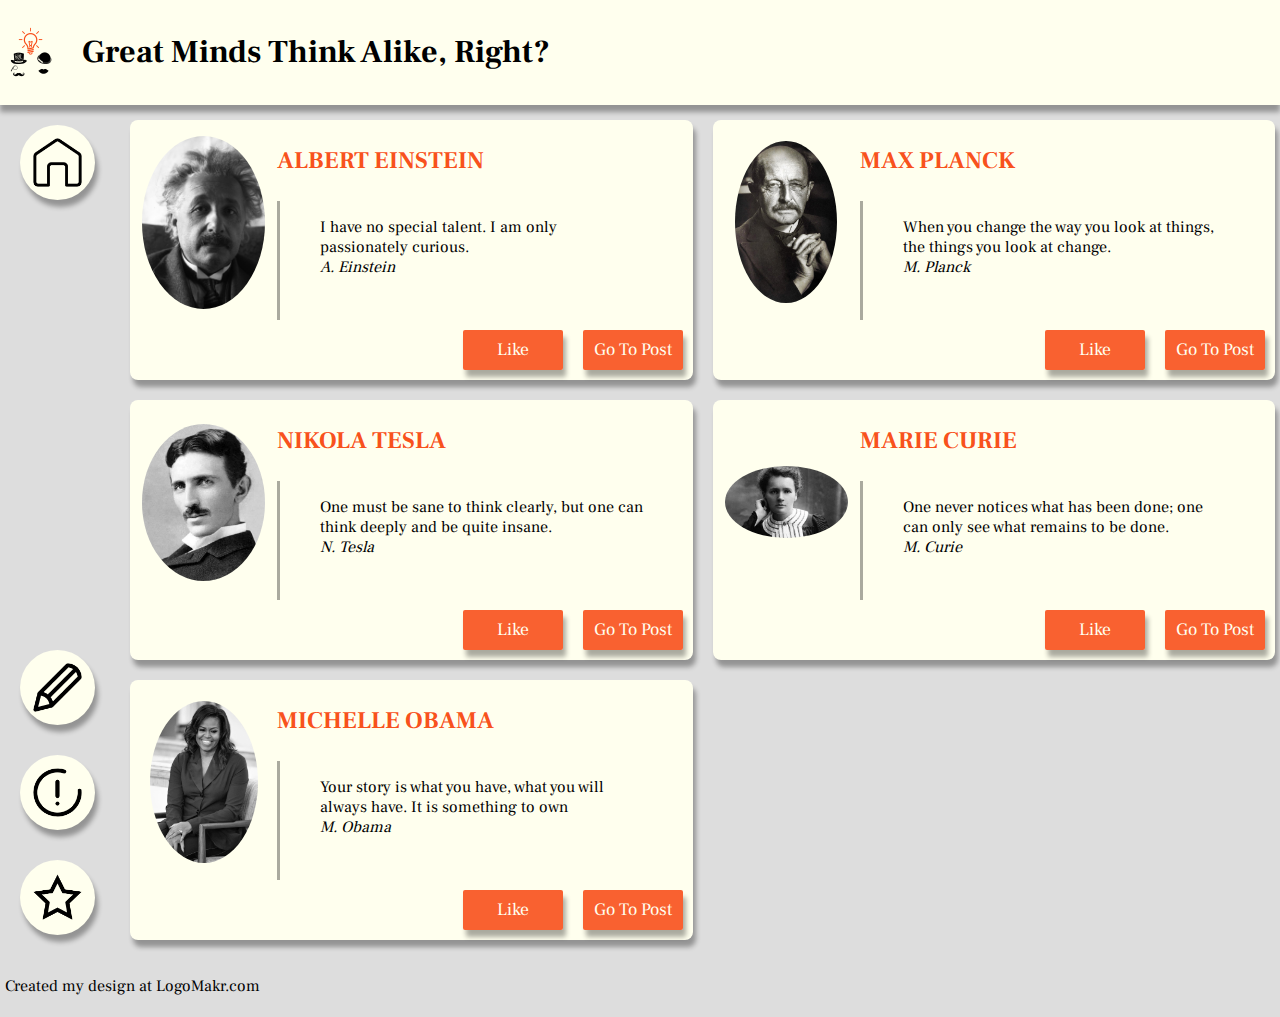
<file: index.html>
<!DOCTYPE html>
<html>
    <head>
        <meta charset="utf-8">
        <meta name="viewport" content="width=device-width, initial-scale=1.0">
        <link rel="stylesheet" href="./style/index_style.css">
        <link rel="preconnect" href="https://fonts.googleapis.com">
        <link rel="preconnect" href="https://fonts.gstatic.com" crossorigin>
        <link href="https://fonts.googleapis.com/css2?family=Frank+Ruhl+Libre:wght@300;400;500;700;900&display=swap" rel="stylesheet">
    </head>
    <body>
        <div class="main-grid">
            <div id="header" class="box header">
                <div class="logo" id="logo-field"></div>
                <h1 class="logo-label">Great Minds Think Alike, Right?</h1>
            </div>
            <div id="navbar" class="box navigation-bar">
                <a href="./index.html" class="nav-link box element-shadow home-link" title="Home"></a>
                <div class="navigate-posts box">
                    <button class="nav-link box element-shadow subscribe-button" title="Subscribe"></button>
                    <a href="./templates/einstein.html" class="nav-link box element-shadow latest-link" title="Latest Post"></a>
                    <a href="./templates/curie.html" class="nav-link box element-shadow favorite-link" title="Most liked Post"></a>
                </div>
            </div>
            <div id="content" class="box content">
                <div class="box genius card element-shadow" id="einstein">
                    <div class="box image">
                        <img src="./templates/images/Albert_Einstein.jpg" id="einstein-pic" alt="Albert Einstein">
                    </div>
                    <div class="box genius-name">
                        <h2>Albert Einstein</h2>
                    </div>
                    <div class="citation box">
                        <blockquote>
                            I have no special talent. I am only passionately curious.
                            <footer>
                                <cite>
                                    A. Einstein
                                </cite>
                            </footer>
                        </blockquote>
                    </div>
                    <div class="navigation box">
                        <button onclick="window.location.href='./templates/einstein.html'" class="element-shadow">Go To Post</button>
                        <button class="element-shadow">Like</button>
                    </div>
                </div>
                <div class="box genius card element-shadow" id="planck">
                    <div class="box image">
                        <div class="box image">
                            <img src="./templates/images/Max_Planck.jpg" id="planck-pic" alt="Max Planck">
                        </div>
                    </div>
                    <div class="box genius-name">
                        <h2>Max Planck</h2>
                    </div>
                    <div class="citation box">
                        <blockquote>
                            When you change the way you look at things, the things you look at change.
                            <footer>
                                <cite>
                                    M. Planck
                                </cite>
                            </footer>
                        </blockquote>
                    </div>
                    <div class="navigation box">
                        <button onclick="window.location.href='#'" class="element-shadow">Go To Post</button>
                        <button class="element-shadow">Like</button>
                    </div>
                </div>
                <div class="box genius card element-shadow" id="tesla">
                    <div class="box image">
                        <div class="box image">
                            <img src="./templates/images/Nikola_Tesla.jpg" id="tesla-pic" alt="Nikola Tesla">
                        </div>
                    </div>
                    <div class="box genius-name">
                        <h2>Nikola Tesla</h2>
                    </div>
                    <div class="citation box">
                        <blockquote>
                            One must be sane to think clearly, but one can think deeply and be quite insane.
                            <footer>
                                <cite>
                                    N. Tesla
                                </cite>
                            </footer>
                        </blockquote>
                    </div>
                    <div class="navigation box">
                        <button onclick="window.location.href='#'" class="element-shadow">Go To Post</button>
                        <button class="element-shadow">Like</button>
                    </div>
                </div>
                <div class="box genius card element-shadow" id="curie">
                    <div class="box image">
                        <div class="box image">
                            <img src="./templates/images/Marie_Curie.webp" id="curie-pic" alt="Marie Curie">
                        </div>
                    </div>
                    <div class="box genius-name">
                        <h2>Marie Curie</h2>
                    </div>
                    <div class="citation box">
                        <blockquote>
                            One never notices what has been done; one can only see what remains to be done.
                            <footer>
                                <cite>
                                    M. Curie
                                </cite>
                            </footer>
                        </blockquote>
                    </div>
                    <div class="navigation box">
                        <button onclick="window.location.href='./templates/curie.html'" class="element-shadow">Go To Post</button>
                        <button class="element-shadow">Like</button>
                    </div>
                </div>
                <div class="box genius card element-shadow" id="obama">
                    <div class="box image">
                        <div class="box image">
                            <img src="./templates/images/michelle-obama.jpg" id="obama-pic" alt="Michelle Obama">
                        </div>
                    </div>
                    <div class="box genius-name">
                        <h2>Michelle Obama</h2>
                    </div>
                    <div class="citation box">
                        <blockquote>
                            Your story is what you have, what you will always have. It is something to own
                            <footer>
                                <cite>
                                    M. Obama
                                </cite>
                            </footer>
                        </blockquote>
                    </div>
                    <div class="navigation box">
                        <button onclick="window.location.href='#'" class="element-shadow">Go To Post</button>
                        <button class="element-shadow">Like</button>
                    </div>
                </div>
            </div>
            <div id="footer" class="box footer">
                <p>Created my design at LogoMakr.com</p>
            </div>
        </div>
    </body>
</html>
</file>
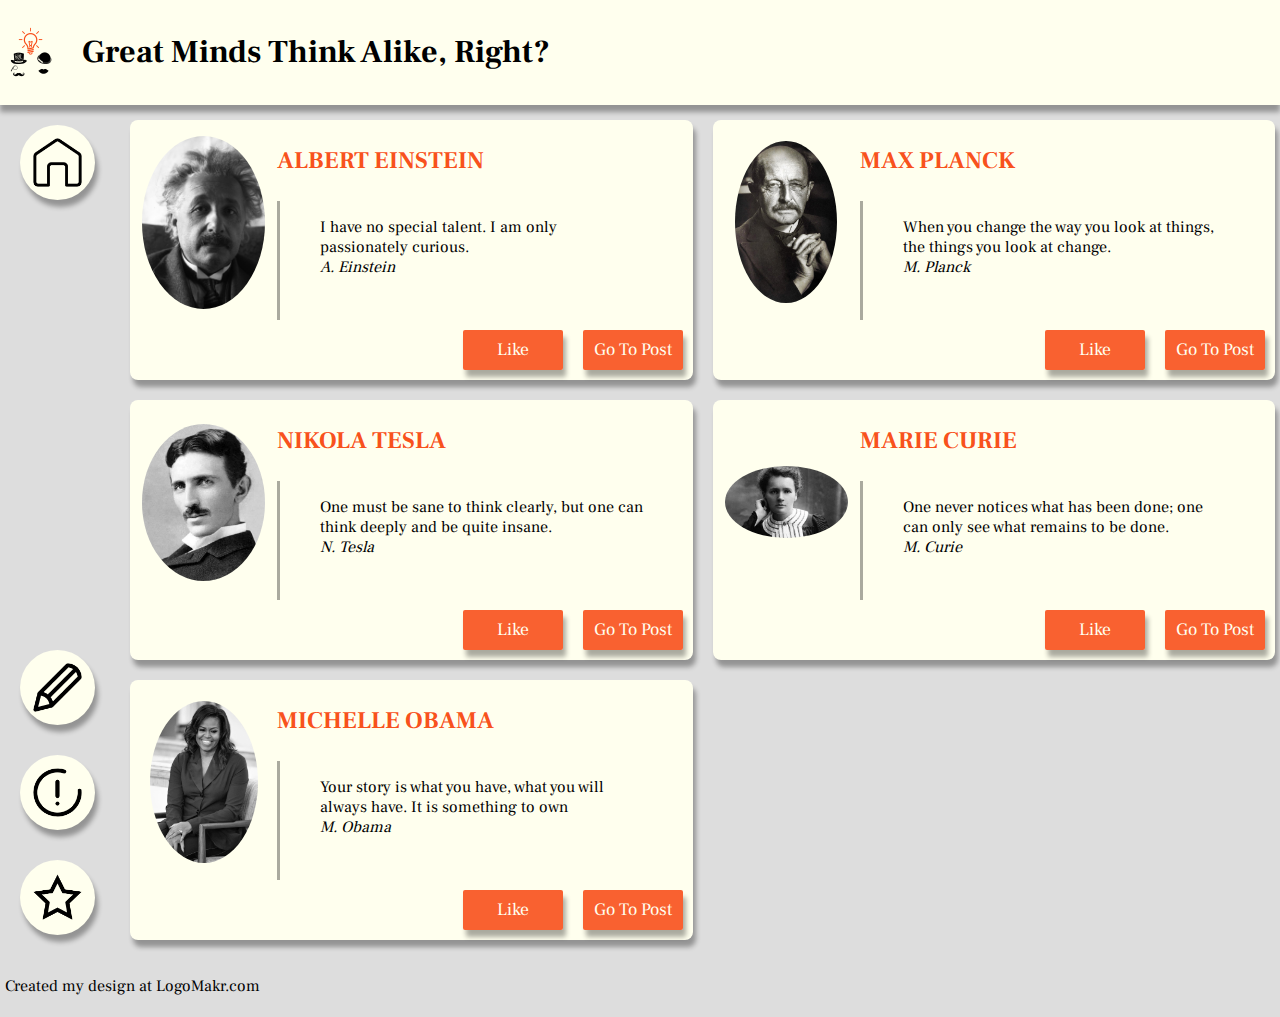
<file: templates/index.html>
<!DOCTYPE html>
<html>
    <head>
        <meta charset="utf-8">
        <link rel="stylesheet" href="../style/index_style.css">
        <link rel="preconnect" href="https://fonts.googleapis.com">
        <link rel="preconnect" href="https://fonts.gstatic.com" crossorigin>
        <link href="https://fonts.googleapis.com/css2?family=Frank+Ruhl+Libre:wght@300;400;500;700;900&display=swap" rel="stylesheet">
    </head>
    <body>
        <div class="main-grid">
            <div id="header" class="box header">
                <div class="logo" id="logo-field"></div>
                <h1 class="logo-label">Great Minds Think Alike, Right?</h1>
            </div>
            <div id="navbar" class="box navigation-bar">
                <a href="./index.html" class="nav-link box element-shadow home-link" title="Home"></a>
                <div class="navigate-posts box">
                    <button class="nav-link box element-shadow subscribe-button" title="Subscribe"></button>
                    <a href="./einstein.html" class="nav-link box element-shadow latest-link" title="Latest Post"></a>
                    <a href="./curie.html" class="nav-link box element-shadow favorite-link" title="Most liked Post"></a>
                </div>
            </div>
            <div id="content" class="box content">
                <div class="box genius card element-shadow" id="einstein">
                    <div class="box image">
                        <img src="./images/Albert_Einstein.jpg" id="einstein-pic" alt="Albert Einstein">
                    </div>
                    <div class="box genius-name">
                        <h2>Albert Einstein</h2>
                    </div>
                    <div class="citation box">
                        <blockquote>
                            I have no special talent. I am only passionately curious.
                            <footer>
                                <cite>
                                    A. Einstein
                                </cite>
                            </footer>
                        </blockquote>
                    </div>
                    <div class="navigation box">
                        <button onclick="window.location.href='./einstein.html'" class="element-shadow">Go To Post</button>
                        <button class="element-shadow">Like</button>
                    </div>
                </div>
                <div class="box genius card element-shadow" id="planck">
                    <div class="box image">
                        <div class="box image">
                            <img src="./images/Max_Planck.jpg" id="planck-pic" alt="Max Planck">
                        </div>
                    </div>
                    <div class="box genius-name">
                        <h2>Max Planck</h2>
                    </div>
                    <div class="citation box">
                        <blockquote>
                            When you change the way you look at things, the things you look at change.
                            <footer>
                                <cite>
                                    M. Planck
                                </cite>
                            </footer>
                        </blockquote>
                    </div>
                    <div class="navigation box">
                        <button onclick="window.location.href='./planck.html'" class="element-shadow">Go To Post</button>
                        <button class="element-shadow">Like</button>
                    </div>
                </div>
                <div class="box genius card element-shadow" id="tesla">
                    <div class="box image">
                        <div class="box image">
                            <img src="./images/Nikola_Tesla.jpg" id="tesla-pic" alt="Nikola Tesla">
                        </div>
                    </div>
                    <div class="box genius-name">
                        <h2>Nikola Tesla</h2>
                    </div>
                    <div class="citation box">
                        <blockquote>
                            One must be sane to think clearly, but one can think deeply and be quite insane.
                            <footer>
                                <cite>
                                    N. Tesla
                                </cite>
                            </footer>
                        </blockquote>
                    </div>
                    <div class="navigation box">
                        <button onclick="window.location.href='./tesla.html'" class="element-shadow">Go To Post</button>
                        <button class="element-shadow">Like</button>
                    </div>
                </div>
                <div class="box genius card element-shadow" id="curie">
                    <div class="box image">
                        <div class="box image">
                            <img src="./images/Marie_Curie.webp" id="curie-pic" alt="Marie Curie">
                        </div>
                    </div>
                    <div class="box genius-name">
                        <h2>Marie Curie</h2>
                    </div>
                    <div class="citation box">
                        <blockquote>
                            One never notices what has been done; one can only see what remains to be done.
                            <footer>
                                <cite>
                                    M. Curie
                                </cite>
                            </footer>
                        </blockquote>
                    </div>
                    <div class="navigation box">
                        <button onclick="window.location.href='./curie.html'" class="element-shadow">Go To Post</button>
                        <button class="element-shadow">Like</button>
                    </div>
                </div>
                <div class="box genius card element-shadow" id="obama">
                    <div class="box image">
                        <div class="box image">
                            <img src="./images/michelle-obama.jpg" id="obama-pic" alt="Michelle Obama">
                        </div>
                    </div>
                    <div class="box genius-name">
                        <h2>Michelle Obama</h2>
                    </div>
                    <div class="citation box">
                        <blockquote>
                            Your story is what you have, what you will always have. It is something to own
                            <footer>
                                <cite>
                                    M. Obama
                                </cite>
                            </footer>
                        </blockquote>
                    </div>
                    <div class="navigation box">
                        <button onclick="window.location.href='./obama.html'" class="element-shadow">Go To Post</button>
                        <button class="element-shadow">Like</button>
                    </div>
                </div>
            </div>
            <div id="footer" class="box footer">
                <p>Created my design at LogoMakr.com</p>
            </div>
        </div>
    </body>
</html>
</file>
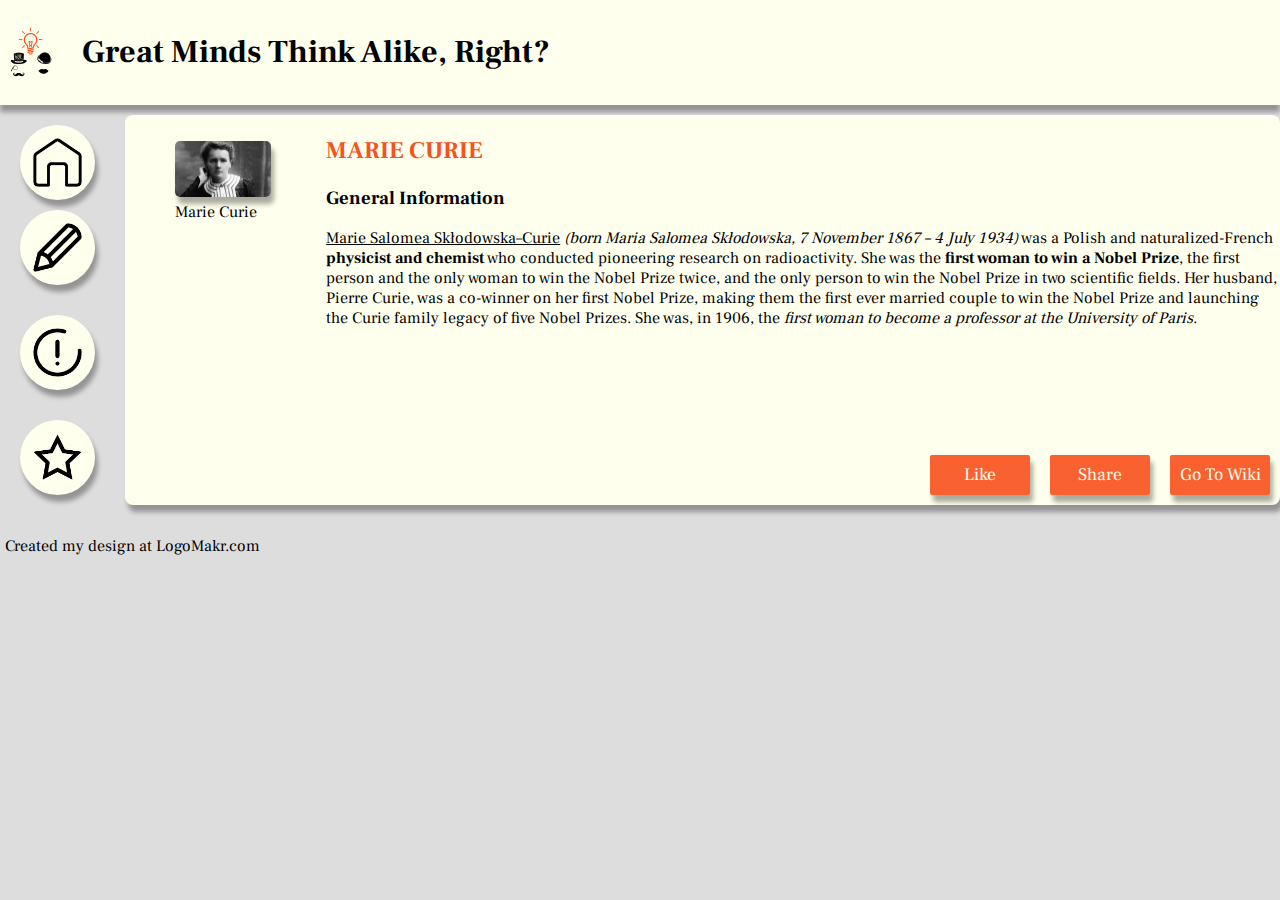
<file: templates/curie.html>
<!DOCTYPE html>
<html >
<head>
    <meta charset="utf-8">
    <meta name="viewport" content="width=device-width, initial-scale=1.0">
    <link rel="stylesheet" href="../style/post_style.css">
    <link rel="preconnect" href="https://fonts.googleapis.com">
    <link rel="preconnect" href="https://fonts.googleapis.com">
    <link rel="preconnect" href="https://fonts.gstatic.com" crossorigin>
    <link href="https://fonts.googleapis.com/css2?family=Frank+Ruhl+Libre:wght@300;400;500;700;900&display=swap" rel="stylesheet">
</head>
<body>
    <div class="main-grid">
        <div id="header" class="box header">
            <div class="logo" id="logo-field"></div>
            <h1 class="logo-label">Great Minds Think Alike, Right?</h1>
        </div>
        <div id="navbar" class="box navigation-bar">
            <a href="../index.html" class="nav-link box element-shadow home-link" title="Home"></a>
            <div class="navigate-posts box">
                <button class="nav-link box element-shadow subscribe-button" title="Subscribe"></button>
                <a href="./einstein.html" class="nav-link box element-shadow latest-link" title="Latest Post"></a>
                <a href="./curie.html" class="nav-link box element-shadow favorite-link" title="Most liked Post"></a>
            </div>
        </div>
        <div id="content" class="box post-content card element-shadow">
            <div class="box post-image">
                <figure>
                    <img src="./images/Marie_Curie.webp" alt="Marie Curie" class="post-image element-shadow">
                    <figcaption>Marie Curie</figcaption>
                </figure>
            </div>
            <div class="box post-text">
                <h2 class="genius-name">Marie Curie</h2>
                <h3>General Information</h3>
                <p>
                    <u>Marie Salomea Skłodowska–Curie</u> <em>(born Maria Salomea Skłodowska, 7 November 1867 – 4 July 1934)</em> was a Polish and naturalized-French <strong>physicist and chemist</strong> who conducted pioneering research on radioactivity. 
                    She was the <strong>first woman to win a Nobel Prize</strong>, the first person and the only woman to win the Nobel Prize twice, and the only person to win the Nobel Prize in two scientific fields. 
                    Her husband, Pierre Curie, was a co-winner on her first Nobel Prize, making them the first ever married couple to win the Nobel Prize and launching the Curie family legacy of five Nobel Prizes. 
                    She was, in 1906, the <em>first woman to become a professor at the University of Paris</em>.
                </p>
            </div>
            <div class="box post-footer">
                <button class="element-shadow">Go To Wiki</button>
                <button class="element-shadow">Share</button>
                <button class="element-shadow">Like</button>
            </div>
        </div>
        <div id="footer" class="box footer">
            <p>Created my design at LogoMakr.com</p>
        </div>
    </div>
</body>
</html>
</file>
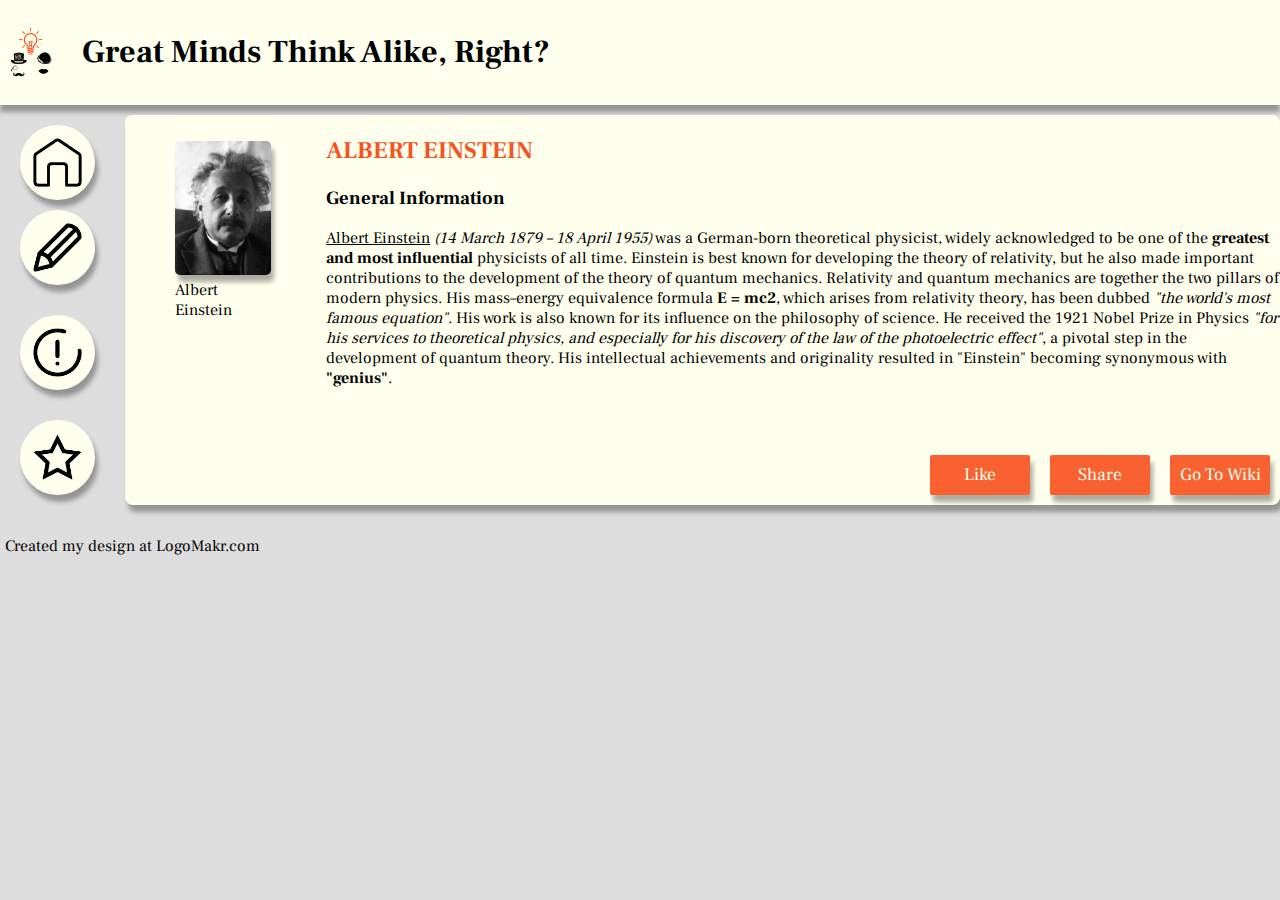
<file: templates/einstein.html>
<!DOCTYPE html>
<html >
<head>
    <meta charset="utf-8">
    <meta name="viewport" content="width=device-width, initial-scale=1.0">
    <link rel="stylesheet" href="../style/post_style.css">
    <link rel="preconnect" href="https://fonts.googleapis.com">
    <link rel="preconnect" href="https://fonts.googleapis.com">
    <link rel="preconnect" href="https://fonts.gstatic.com" crossorigin>
    <link href="https://fonts.googleapis.com/css2?family=Frank+Ruhl+Libre:wght@300;400;500;700;900&display=swap" rel="stylesheet">
</head>
<body>
    <div class="main-grid">
        <div id="header" class="box header">
            <div class="logo" id="logo-field"></div>
            <h1 class="logo-label">Great Minds Think Alike, Right?</h1>
        </div>
        <div id="navbar" class="box navigation-bar">
            <a href="../index.html" class="nav-link box element-shadow home-link" title="Home"></a>
            <div class="navigate-posts box">
                <button class="nav-link box element-shadow subscribe-button" title="Subscribe"></button>
                <a href="./einstein.html" class="nav-link box element-shadow latest-link" title="Latest Post"></a>
                <a href="./curie.html" class="nav-link box element-shadow favorite-link" title="Most liked Post"></a>
            </div>
        </div>
        <div id="content" class="box post-content card element-shadow">
            <div class="box post-image">
                <figure>
                    <img src="./images/Albert_Einstein.jpg" alt="Albert Einstein" class="post-image element-shadow">
                    <figcaption>Albert Einstein</figcaption>
                </figure>
            </div>
            <div class="box post-text">
                <h2 class="genius-name">Albert Einstein</h2>
                <h3>General Information</h3>
                <p>
                    <u>Albert Einstein</u> <em>(14 March 1879 – 18 April 1955)</em> was a German-born theoretical physicist, widely acknowledged to be one of the <strong>greatest and most influential</strong> physicists of all time. Einstein is best known for developing the theory of relativity, but he also made important contributions to the development of the theory of quantum mechanics. 
                    Relativity and quantum mechanics are together the two pillars of modern physics.
                    His mass–energy equivalence formula <strong>E = mc2</strong>, which arises from relativity theory, has been dubbed <em>"the world's most famous equation"</em>. 
                    His work is also known for its influence on the philosophy of science.
                    He received the 1921 Nobel Prize in Physics <em>"for his services to theoretical physics, and especially for his discovery of the law of the photoelectric effect"</em>, a pivotal step in the development of quantum theory. 
                    His intellectual achievements and originality resulted in "Einstein" becoming synonymous with <strong>"genius"</strong>.
                </p>
            </div>
            <div class="box post-footer">
                <button class="element-shadow">Go To Wiki</button>
                <button class="element-shadow">Share</button>
                <button class="element-shadow">Like</button>
            </div>
        </div>
        <div id="footer" class="box footer">
            <p>Created my design at LogoMakr.com</p>
        </div>
    </div>
</body>
</html>
</file>
<file: style/index_style.css>
@import url("./style.css");
@import url("./header_style.css");
@import url("./navbar_style.css");
@import url("./content_style.css");
@import url("./footer_style.css");

.main-grid{
    display: grid;
    grid-template-rows: 1fr 1fr 10fr 1fr;
    grid-gap: 10px;
    height: 1vh;
    grid-template-areas:
        "hd"
        "nv"
        "cont"
        "ft";
}

.navigation-bar{
    display: flex;
    flex-direction: row;
    justify-content: space-between;
    align-items: center;
}

.navigate-posts{
    display: flex;
    flex-direction: row;
    justify-content: flex-end;
    grid-gap: 20px;
}

.content{
    display: grid;
    grid-gap: 20px;
    grid-template-rows: repeat(5, 1fr);
}

/* .box{
    border: 2px solid black;
} */

#header{
    grid-area: hd;
}

#navbar{
    grid-area: nv;
}

#content{
    grid-area: cont;
}

#footer{
    grid-area: ft;
}

.genius{
    display: grid;
    grid-template-rows: repeat(4, 1fr);
    grid-template-columns: 1fr;
    grid-template-areas:
        "nm"
        "img"
        "cont"
        "interact"; 
    grid-gap: 5px;
    padding: 5px;
}

.genius-name{
    grid-area: nm;
}

.image{
    grid-area: img;
}

.citation{
    grid-area: cont;
}

.navigation{
    grid-area: interact;
    display: flex;
    flex-direction: row-reverse;
    justify-items: flex-end;
    grid-gap: 20px;
    padding: 5px;   
}

@media (min-width:500px){
    .genius{
        grid-template-areas:
        "img nm"
        "img cont"
        "img cont"
        "img cont"
        "blnk interact";
        grid-template-columns: 1fr 3fr;
        height: 250px;
    }
}

@media (min-width:1100px) {
    .main-grid{
        display: grid;
        grid-template-rows: 1fr 10fr 1fr;
        grid-template-columns: 1fr 10fr;
        grid-gap: 10px;
        grid-template-areas:
            "hd hd"
            "nv cont"
            "ft ft";
    }

    .navigation-bar{
        flex-direction: column;
    }

    .navigate-posts{
        flex-direction: column;
    }

    .content{
        grid-template-columns: 1fr 1fr;
        grid-template-rows: repeat(3, 1fr);
    }
}
</file>
<file: style/post_style.css>
@import url("./style.css");
@import url("./header_style.css");
@import url("./navbar_style.css");
@import url("./content_style.css");
@import url("./footer_style.css");

.main-grid{
    display: grid;
    grid-template-rows: 1fr 1fr 10fr 1fr;
    grid-gap: 10px;
    height: 1vh;
    grid-template-areas:
        "hd"
        "nv"
        "cont"
        "ft";
}

.navigation-bar{
    display: flex;
    flex-direction: row;
    justify-content: space-between;
    align-items: center;
}

.navigate-posts{
    display: flex;
    flex-direction: row;
    justify-content: flex-end;
    grid-gap: 20px;
}

.post-content{
    display: grid;
    grid-gap: 10px;
    grid-template-rows: repeat(3, 1fr);
    grid-template-columns: 1fr;
    grid-template-areas:
        "img"
        "cont"
        "ft";
}

/* .box{
    border: 2px solid black;
} */

#header{
    grid-area: hd;
}

#navbar{
    grid-area: nv;
}

#content{
    grid-area: cont;
}

#footer{
    grid-area: ft;
}

.post-image{
    grid-area: img;
    display: flex;
    flex-direction: column;
    align-items: center;
}

.post-text{
    grid-area: cont;
}

.post-content > p{
    width: 90%;
}

.post-footer{
    grid-area: ft;
    display: flex;
    grid-gap: 20px;
    padding: 10px;
    flex-direction: row-reverse;
    justify-items: flex-end;
}

@media (min-width:500px) {
    .post-content{
        grid-template-columns: 1fr 5fr;
        grid-template-areas:
            "img cont"
            "img cont"
            "img cont"
            "img cont"
            "img ft";
    }
}

@media (min-width:1100px) {
    .main-grid{
        display: grid;
        grid-template-rows: 1fr 10fr 1fr;
        grid-template-columns: 1fr 10fr;
        grid-gap: 10px;
        grid-template-areas:
            "hd hd"
            "nv cont"
            "ft ft";
    }

    .navigation-bar{
        flex-direction: column;
    }

    .navigate-posts{
        flex-direction: column;
    }

    .content{
        grid-template-columns: 1fr 1fr;
        grid-template-rows: repet(3, 1fr);
    }
}
</file>
